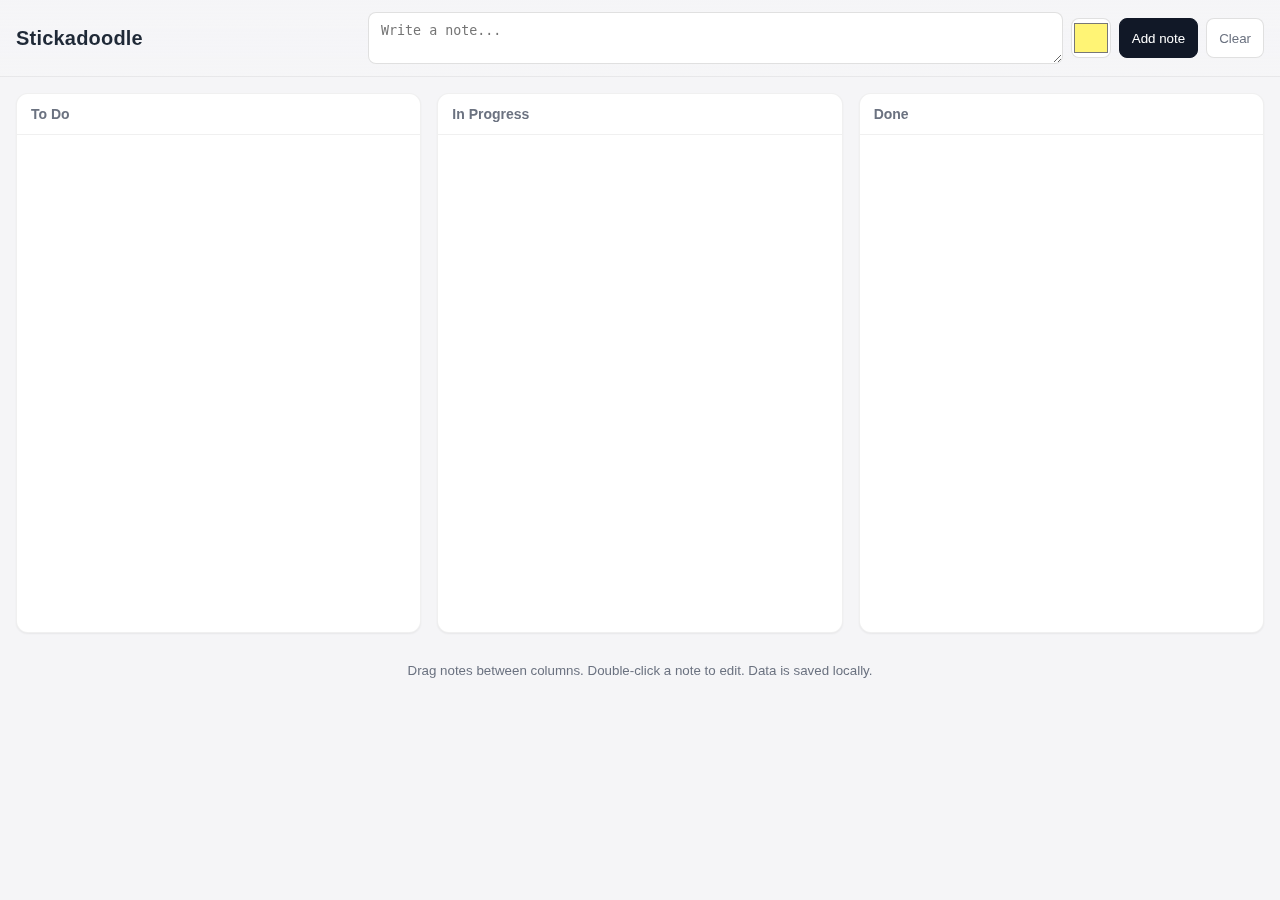
<file: index.html>
<!doctype html>
<html lang="en">
<head>
  <meta charset="utf-8">
  <meta name="viewport" content="width=device-width, initial-scale=1">
  <title>Stickadoodle — Kanban Sticky Notes</title>
  <link rel="stylesheet" href="./styles.css">
</head>
<body>
  <header class="app-header">
    <h1>Stickadoodle</h1>
    <form id="add-form" class="add-form" autocomplete="off">
      <textarea id="note-input" class="note-input" placeholder="Write a note..." rows="2"></textarea>
      <input id="note-color" class="note-color" type="color" value="#fff475" aria-label="Note color">
      <button id="add-note-btn" class="add-btn" type="submit">Add note</button>
      <button id="clear-board" class="clear-btn" type="button" title="Clear all notes">Clear</button>
    </form>
  </header>

  <main class="board" id="board" aria-label="Kanban board">
    <section class="column" data-column-id="todo" aria-label="To Do">
      <h2 class="column-title">To Do</h2>
      <div class="column-content dropzone" data-column-id="todo"></div>
    </section>
    <section class="column" data-column-id="inprogress" aria-label="In Progress">
      <h2 class="column-title">In Progress</h2>
      <div class="column-content dropzone" data-column-id="inprogress"></div>
    </section>
    <section class="column" data-column-id="done" aria-label="Done">
      <h2 class="column-title">Done</h2>
      <div class="column-content dropzone" data-column-id="done"></div>
    </section>
  </main>

  <footer class="app-footer">
    <small>Drag notes between columns. Double-click a note to edit. Data is saved locally.</small>
  </footer>

  <script src="./script.js"></script>
</body>
</html>
</file>
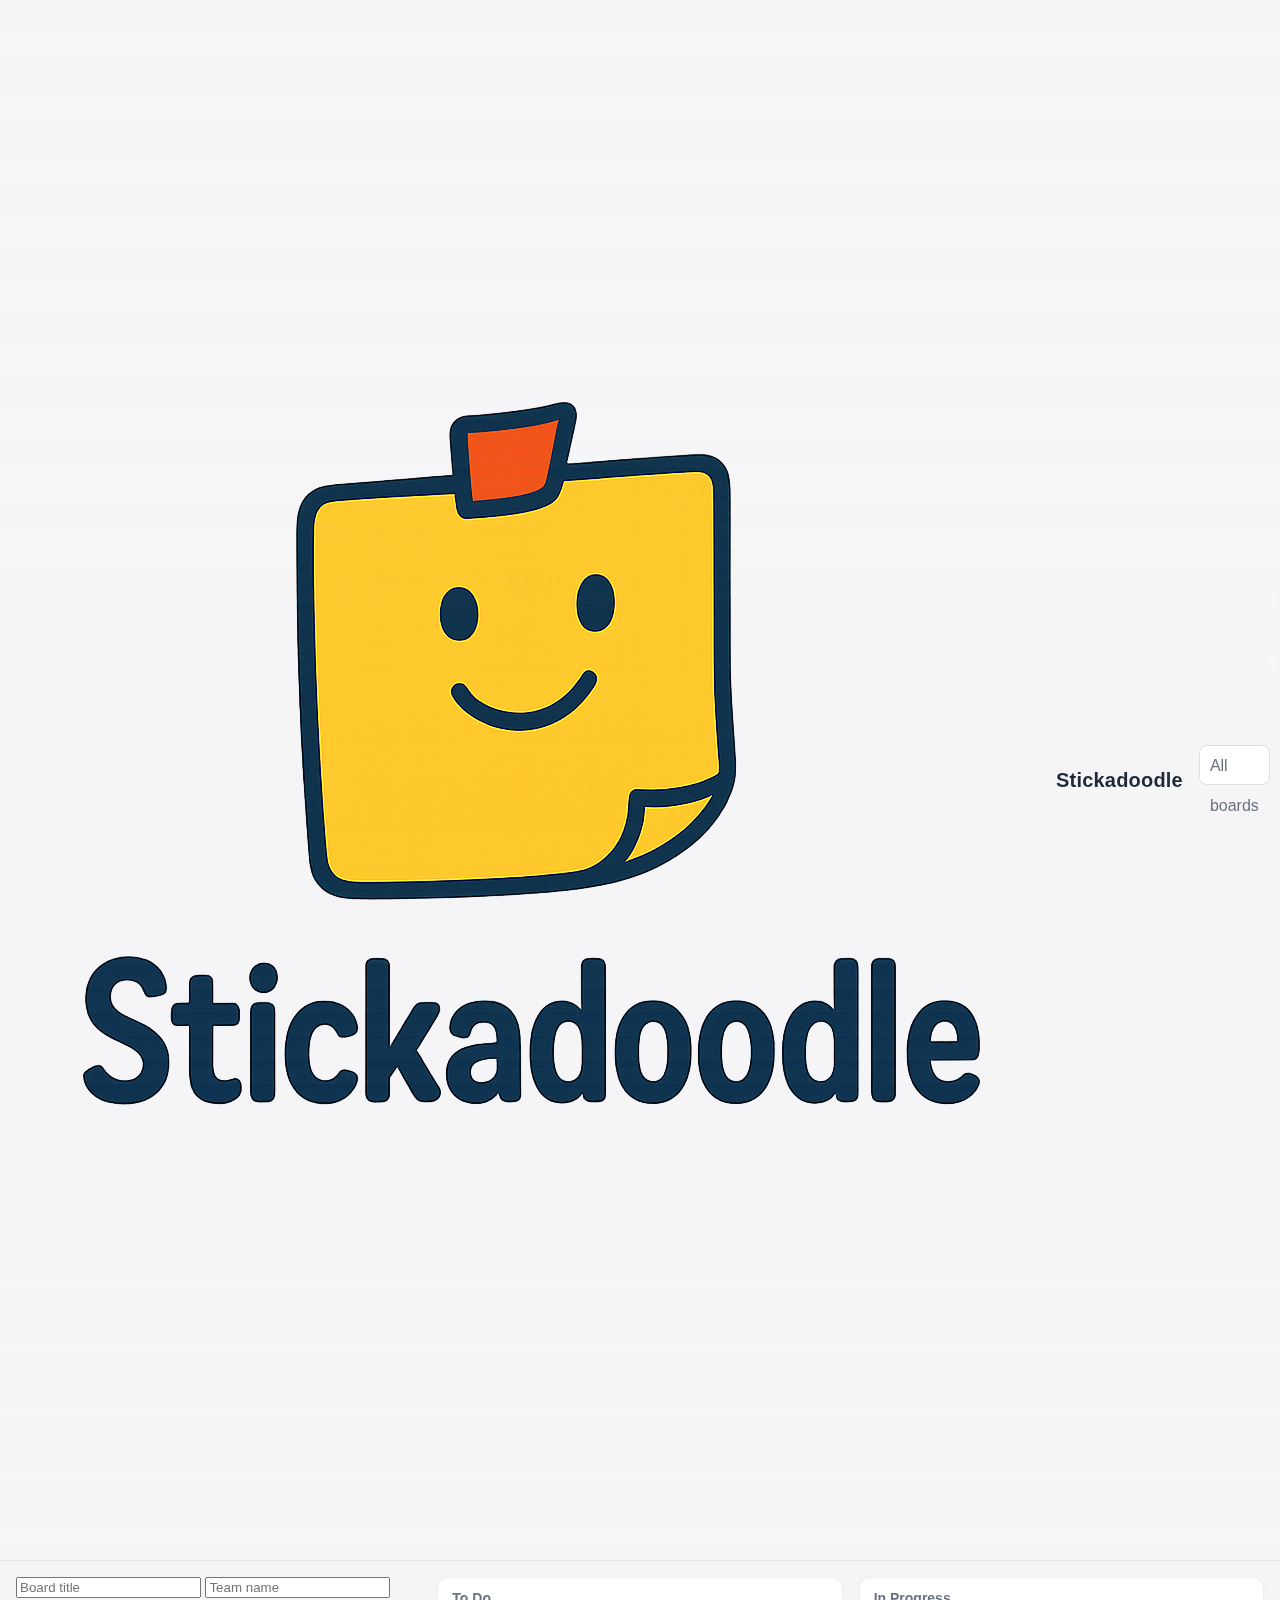
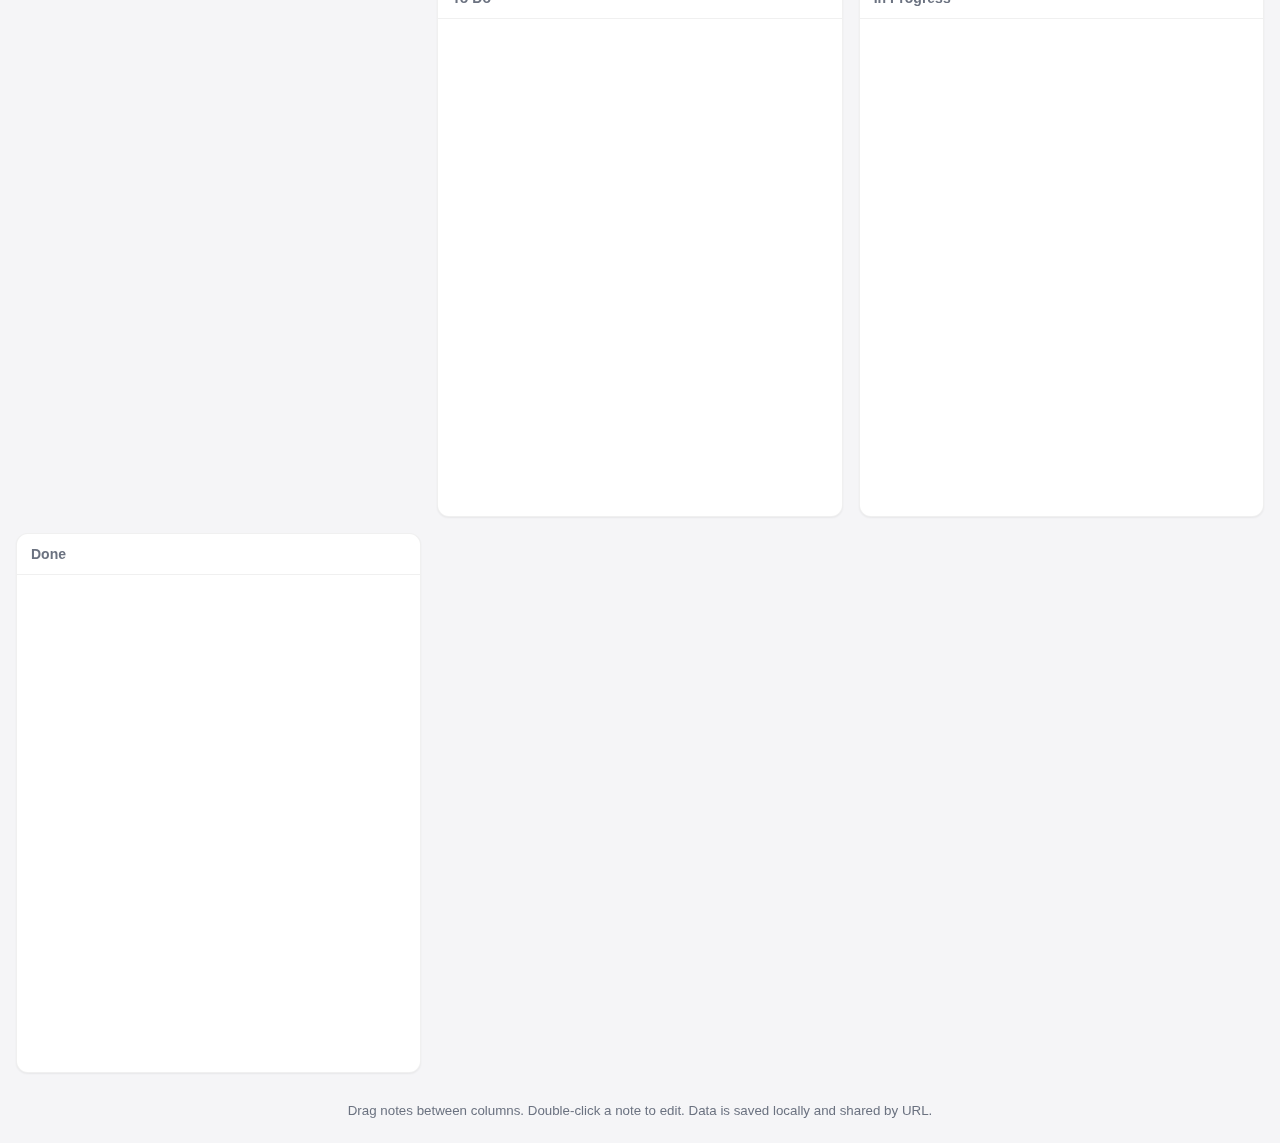
<file: src/index.html>
<!doctype html>
<html lang="en">
<head>
  <meta charset="utf-8">
  <meta name="viewport" content="width=device-width, initial-scale=1">
  <title>Stickadoodle — Kanban Sticky Notes</title>
  <link rel="stylesheet" href="./css/styles.css">
</head>
<body>
  <header class="app-header">
    <img src="./img/logo.png" alt="Stickadoodle logo" class="logo">
    <h1>Stickadoodle</h1>
    <nav><a href="./lists.html" class="clear-btn" style="text-decoration:none;display:inline-block;line-height:40px;padding:0 10px">All boards</a></nav>
    <form id="add-form" class="add-form" autocomplete="off">
      <textarea id="note-input" class="note-input" placeholder="Write a note..." rows="2"></textarea>
      <input id="note-color" class="note-color" type="color" value="#fff475" aria-label="Note color">
      <button id="add-note-btn" class="add-btn" type="submit">Add note</button>
      <button id="share-btn" class="add-btn" type="button" title="Copy shareable link">Share</button>
      <button id="clear-board" class="clear-btn" type="button" title="Clear all notes">Clear</button>
    </form>
  </header>

  <main class="board" id="board" aria-label="Kanban board">
    <section class="board-header" aria-label="Board details">
      <input id="board-title" class="meta-input" type="text" placeholder="Board title" aria-label="Board title">
      <input id="team-name" class="meta-input" type="text" placeholder="Team name" aria-label="Team name">
    </section>
    <section class="column" data-column-id="todo" aria-label="To Do">
      <h2 class="column-title">To Do</h2>
      <div class="column-content dropzone" data-column-id="todo"></div>
    </section>
    <section class="column" data-column-id="inprogress" aria-label="In Progress">
      <h2 class="column-title">In Progress</h2>
      <div class="column-content dropzone" data-column-id="inprogress"></div>
    </section>
    <section class="column" data-column-id="done" aria-label="Done">
      <h2 class="column-title">Done</h2>
      <div class="column-content dropzone" data-column-id="done"></div>
    </section>
  </main>

  <footer class="app-footer">
    <small>Drag notes between columns. Double-click a note to edit. Data is saved locally and shared by URL.</small>
  </footer>

  <script src="./js/api.js"></script>
  <script src="./js/script.js"></script>
</body>
</html>
</file>
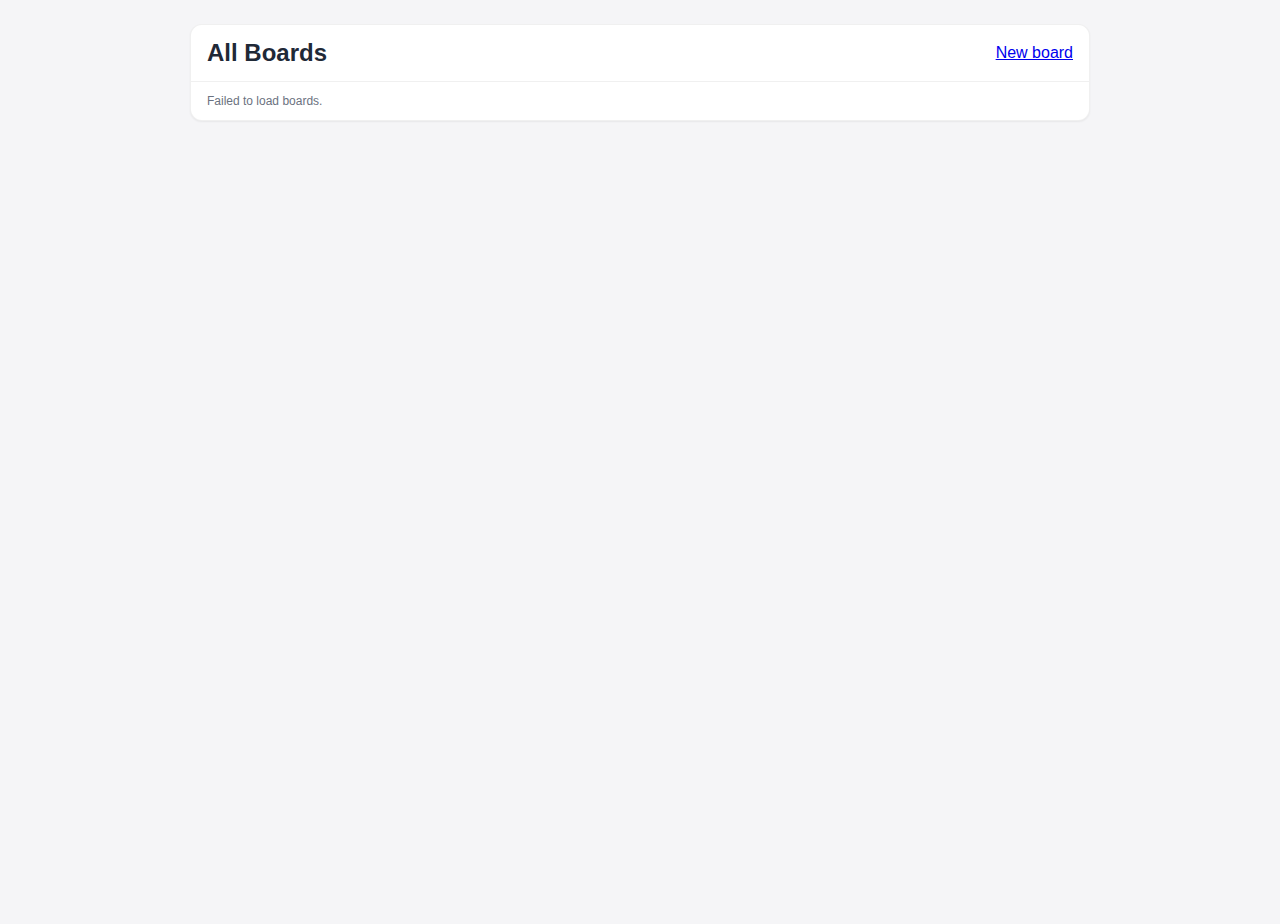
<file: src/lists.html>
<!doctype html>
<html lang="en">
<head>
	<meta charset="utf-8">
	<meta name="viewport" content="width=device-width, initial-scale=1">
	<title>Stickadoodle — All Boards</title>
	<link rel="stylesheet" href="./css/styles.css">
	<style>
		.lists-container{max-width:900px;margin:24px auto;background:#fff;border:1px solid rgba(0,0,0,0.06);border-radius:12px;box-shadow:0 1px 2px rgba(0,0,0,0.06);}
		.lists-header{padding:14px 16px;border-bottom:1px solid rgba(0,0,0,0.06);display:flex;align-items:center;justify-content:space-between}
		.lists{list-style:none;margin:0;padding:0}
		.lists li{display:flex;gap:12px;align-items:center;justify-content:space-between;padding:12px 16px;border-bottom:1px solid rgba(0,0,0,0.06)}
		.lists li:last-child{border-bottom:none}
		.lists a{color:#111827;text-decoration:none;font-weight:600}
		.lists .muted{color:#6b7280;font-size:12px}
		.actions a{display:inline-block;padding:8px 10px;border:1px solid rgba(0,0,0,0.12);border-radius:8px;background:#fff;text-decoration:none}
	</style>
</head>
<body>
	<div class="lists-container">
		<div class="lists-header">
			<h2 style="margin:0">All Boards</h2>
			<a href="./index.html" class="actions">New board</a>
		</div>
		<ul id="boards" class="lists"></ul>
	</div>

	<script src="./js/api.js"></script>
	<script>
	(async function(){
		const listEl = document.getElementById('boards');
		try {
			const res = await API.listBoards();
			if (res && res.ok) {
				const boards = res.boards || [];
				if (!boards.length) {
					listEl.innerHTML = '<li><span class="muted">No boards yet.</span><span></span></li>';
					return;
				}
				listEl.innerHTML = boards.map(b => {
					const when = new Date(b.updatedAt * 1000).toLocaleString();
					const title = (b.title || 'Untitled').replace(/</g,'&lt;');
					const team = (b.teamName || '').replace(/</g,'&lt;');
					return `<li>
						<div>
							<a href="./index.html?id=${encodeURIComponent(b.id)}">${title}</a>
							<div class="muted">${team ? team + ' • ' : ''}Updated ${when}</div>
						</div>
						<div class="actions">
							<a href="./index.html?id=${encodeURIComponent(b.id)}">Open</a>
						</div>
					</li>`;
				}).join('');
			}
		} catch(e) {
			listEl.innerHTML = '<li><span class="muted">Failed to load boards.</span><span></span></li>';
		}
	})();
	</script>
</body>
</html>
</file>
<file: styles.css>
* {
  box-sizing: border-box;
}

:root {
  --bg: #f5f5f7;
  --surface: #ffffff;
  --text: #1f2937;
  --muted: #6b7280;
  --ring: #3b82f6;
  --col-gap: 16px;
}

html, body {
  height: 100%;
}

body {
  margin: 0;
  font-family: -apple-system, BlinkMacSystemFont, "Segoe UI", Roboto, Helvetica, Arial, "Apple Color Emoji", "Segoe UI Emoji";
  color: var(--text);
  background: var(--bg);
}

.app-header {
  position: sticky;
  top: 0;
  z-index: 10;
  background: linear-gradient(180deg, rgba(245,245,247,0.95), rgba(245,245,247,0.85));
  backdrop-filter: saturate(180%) blur(8px);
  border-bottom: 1px solid rgba(0,0,0,0.06);
  padding: 12px 16px;
  display: flex;
  align-items: center;
  gap: 16px;
}

.app-header h1 {
  margin: 0;
  font-size: 20px;
  letter-spacing: 0.2px;
}

.add-form {
  margin-left: auto;
  display: flex;
  align-items: center;
  gap: 8px;
  width: min(900px, 70vw);
}

.note-input {
  flex: 1 1 auto;
  resize: vertical;
  min-height: 40px;
  max-height: 120px;
  padding: 10px 12px;
  border-radius: 8px;
  border: 1px solid rgba(0,0,0,0.12);
  outline: none;
}

.note-input:focus {
  box-shadow: 0 0 0 3px rgba(59,130,246,0.25);
  border-color: var(--ring);
}

.note-color {
  width: 40px;
  height: 40px;
  padding: 0;
  border: 1px solid rgba(0,0,0,0.12);
  border-radius: 8px;
  background: var(--surface);
}

.add-btn, .clear-btn {
  height: 40px;
  padding: 0 12px;
  border-radius: 8px;
  border: 1px solid rgba(0,0,0,0.12);
  background: var(--surface);
  cursor: pointer;
}

.add-btn {
  background: #111827;
  color: white;
  border: 1px solid #111827;
}

.add-btn:hover {
  filter: brightness(0.96);
}

.clear-btn {
  color: var(--muted);
}

.board {
  padding: 16px;
  display: grid;
  grid-template-columns: repeat(3, 1fr);
  gap: var(--col-gap);
  align-items: start;
}

.column {
  background: var(--surface);
  border: 1px solid rgba(0,0,0,0.06);
  border-radius: 12px;
  box-shadow: 0 1px 2px rgba(0,0,0,0.06);
  min-height: 60vh;
  display: flex;
  flex-direction: column;
}

.column-title {
  margin: 0;
  padding: 12px 14px;
  font-size: 14px;
  color: var(--muted);
  border-bottom: 1px solid rgba(0,0,0,0.06);
}

.column-content {
  padding: 12px;
  display: flex;
  flex-direction: column;
  gap: 10px;
  min-height: 120px;
}

.dropzone.drag-over {
  outline: 2px dashed var(--ring);
  outline-offset: -6px;
  border-radius: 8px;
}

.note {
  position: relative;
  border-radius: 8px;
  padding: 12px 36px 12px 12px;
  background: #fff475;
  box-shadow: 0 4px 10px rgba(0,0,0,0.08), inset 0 -1px 0 rgba(0,0,0,0.05);
  cursor: grab;
  user-select: none;
}

.note.dragging {
  opacity: 0.7;
  transform: rotate(1deg) scale(1.03);
  cursor: grabbing;
}

.note-text {
  outline: none;
  white-space: pre-wrap;
  word-wrap: break-word;
  line-height: 1.35;
}

.note-toolbar {
  position: absolute;
  top: 6px;
  right: 6px;
  display: flex;
  gap: 6px;
}

.icon-btn {
  width: 26px;
  height: 26px;
  padding: 0;
  border: none;
  background: rgba(0,0,0,0.06);
  border-radius: 6px;
  cursor: pointer;
}

.icon-btn:hover {
  background: rgba(0,0,0,0.12);
}

.app-footer {
  padding: 12px 16px 24px;
  color: var(--muted);
  text-align: center;
}

@media (max-width: 900px) {
  .board {
    grid-template-columns: 1fr;
  }
}
</file>
<file: src/css/styles.css>
* {
  box-sizing: border-box;
}

:root {
  --bg: #f5f5f7;
  --surface: #ffffff;
  --text: #1f2937;
  --muted: #6b7280;
  --ring: #3b82f6;
  --col-gap: 16px;
}

html, body {
  height: 100%;
}

body {
  margin: 0;
  font-family: -apple-system, BlinkMacSystemFont, "Segoe UI", Roboto, Helvetica, Arial, "Apple Color Emoji", "Segoe UI Emoji";
  color: var(--text);
  background: var(--bg);
}

.app-header {
  position: sticky;
  top: 0;
  z-index: 10;
  background: linear-gradient(180deg, rgba(245,245,247,0.95), rgba(245,245,247,0.85));
  backdrop-filter: saturate(180%) blur(8px);
  border-bottom: 1px solid rgba(0,0,0,0.06);
  padding: 12px 16px;
  display: flex;
  align-items: center;
  gap: 16px;
}

.app-header h1 {
  margin: 0;
  font-size: 20px;
  letter-spacing: 0.2px;
}

.add-form {
  margin-left: auto;
  display: flex;
  align-items: center;
  gap: 8px;
  width: min(900px, 70vw);
}

.note-input {
  flex: 1 1 auto;
  resize: vertical;
  min-height: 40px;
  max-height: 120px;
  padding: 10px 12px;
  border-radius: 8px;
  border: 1px solid rgba(0,0,0,0.12);
  outline: none;
}

.note-input:focus {
  box-shadow: 0 0 0 3px rgba(59,130,246,0.25);
  border-color: var(--ring);
}

.note-color {
  width: 40px;
  height: 40px;
  padding: 0;
  border: 1px solid rgba(0,0,0,0.12);
  border-radius: 8px;
  background: var(--surface);
}

.add-btn, .clear-btn {
  height: 40px;
  padding: 0 12px;
  border-radius: 8px;
  border: 1px solid rgba(0,0,0,0.12);
  background: var(--surface);
  cursor: pointer;
}

.add-btn {
  background: #111827;
  color: white;
  border: 1px solid #111827;
}

.add-btn:hover {
  filter: brightness(0.96);
}

.clear-btn {
  color: var(--muted);
}

.board {
  padding: 16px;
  display: grid;
  grid-template-columns: repeat(3, 1fr);
  gap: var(--col-gap);
  align-items: start;
}

.column {
  background: var(--surface);
  border: 1px solid rgba(0,0,0,0.06);
  border-radius: 12px;
  box-shadow: 0 1px 2px rgba(0,0,0,0.06);
  min-height: 60vh;
  display: flex;
  flex-direction: column;
}

.column-title {
  margin: 0;
  padding: 12px 14px;
  font-size: 14px;
  color: var(--muted);
  border-bottom: 1px solid rgba(0,0,0,0.06);
}

.column-content {
  padding: 12px;
  display: flex;
  flex-direction: column;
  gap: 10px;
  min-height: 120px;
}

.dropzone.drag-over {
  outline: 2px dashed var(--ring);
  outline-offset: -6px;
  border-radius: 8px;
}

.note {
  position: relative;
  border-radius: 8px;
  padding: 12px 36px 12px 12px;
  background: #fff475;
  box-shadow: 0 4px 10px rgba(0,0,0,0.08), inset 0 -1px 0 rgba(0,0,0,0.05);
  cursor: grab;
  user-select: none;
}

.note.dragging {
  opacity: 0.7;
  transform: rotate(1deg) scale(1.03);
  cursor: grabbing;
}

.note-text {
  outline: none;
  white-space: pre-wrap;
  word-wrap: break-word;
  line-height: 1.35;
}

.note-toolbar {
  position: absolute;
  top: 6px;
  right: 6px;
  display: flex;
  gap: 6px;
}

.icon-btn {
  width: 26px;
  height: 26px;
  padding: 0;
  border: none;
  background: rgba(0,0,0,0.06);
  border-radius: 6px;
  cursor: pointer;
}

.icon-btn:hover {
  background: rgba(0,0,0,0.12);
}

.app-footer {
  padding: 12px 16px 24px;
  color: var(--muted);
  text-align: center;
}

@media (max-width: 900px) {
  .board {
    grid-template-columns: 1fr;
  }
}
</file>
